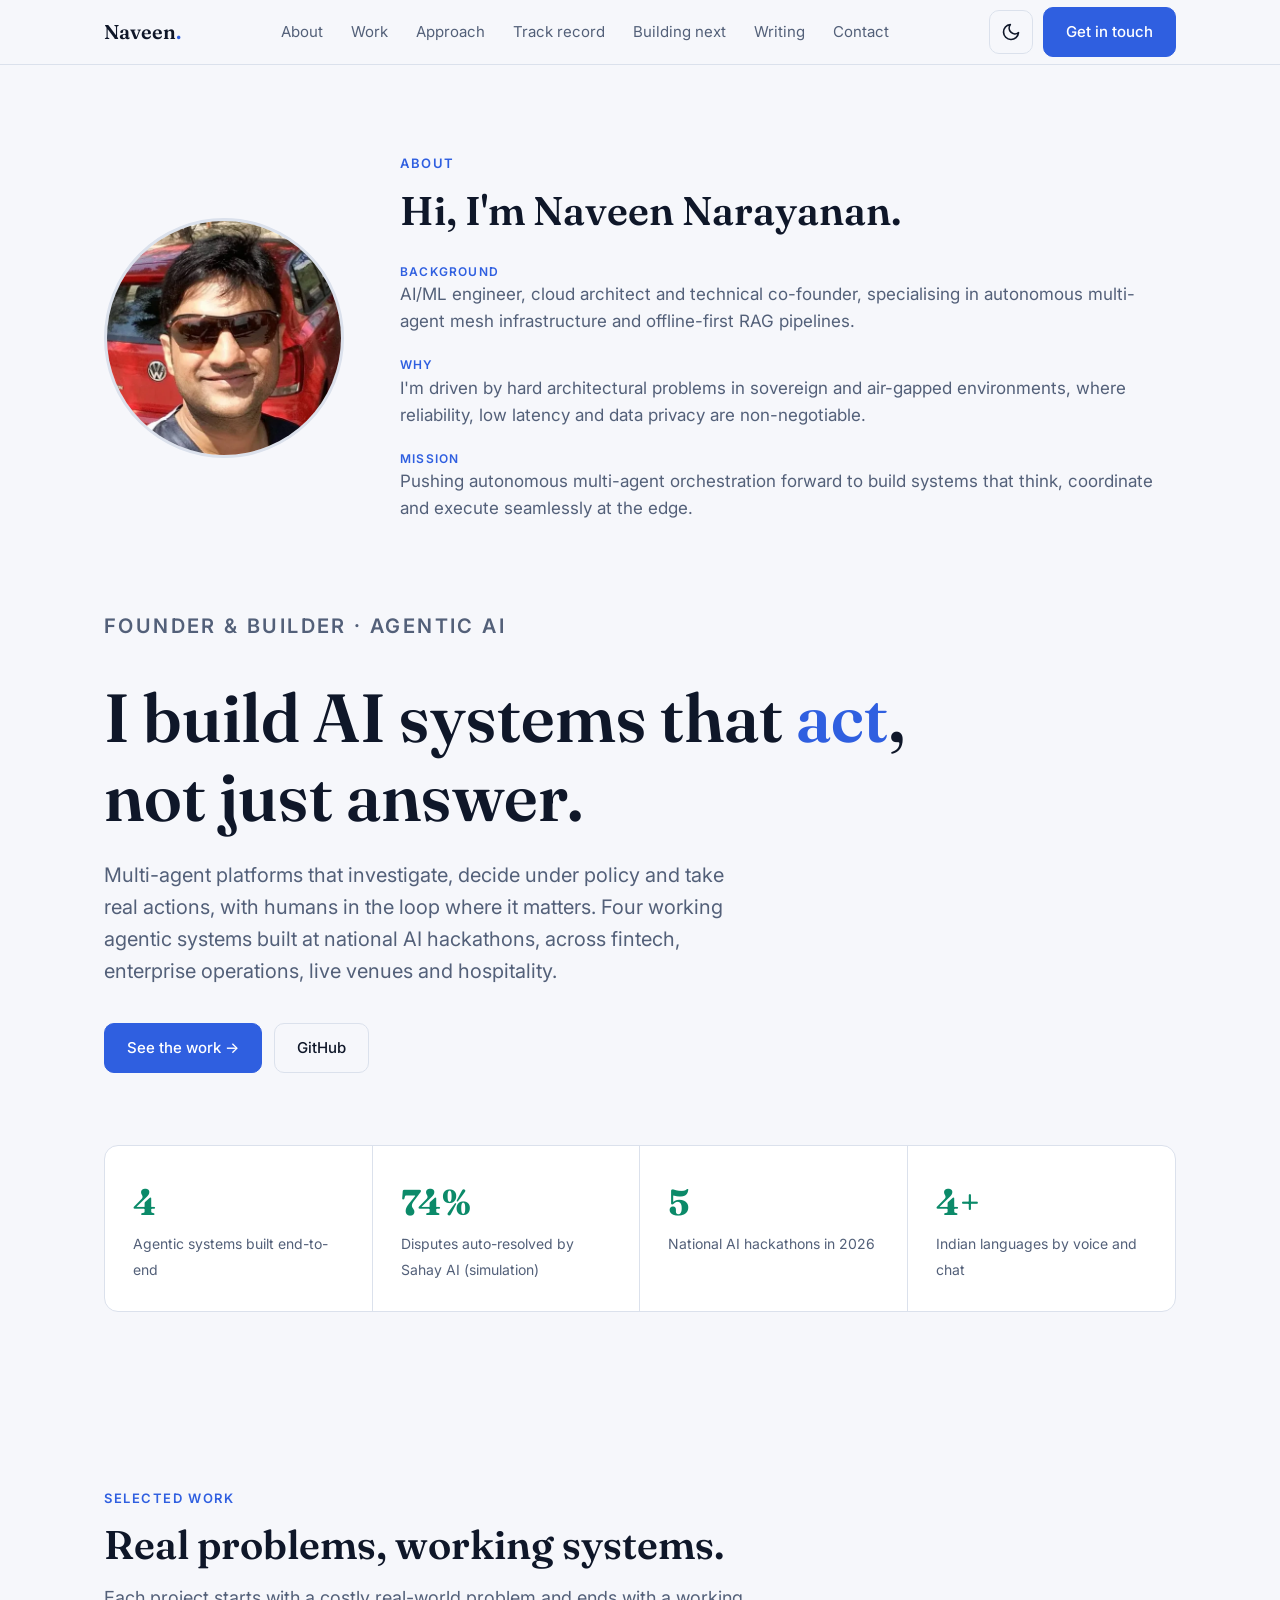
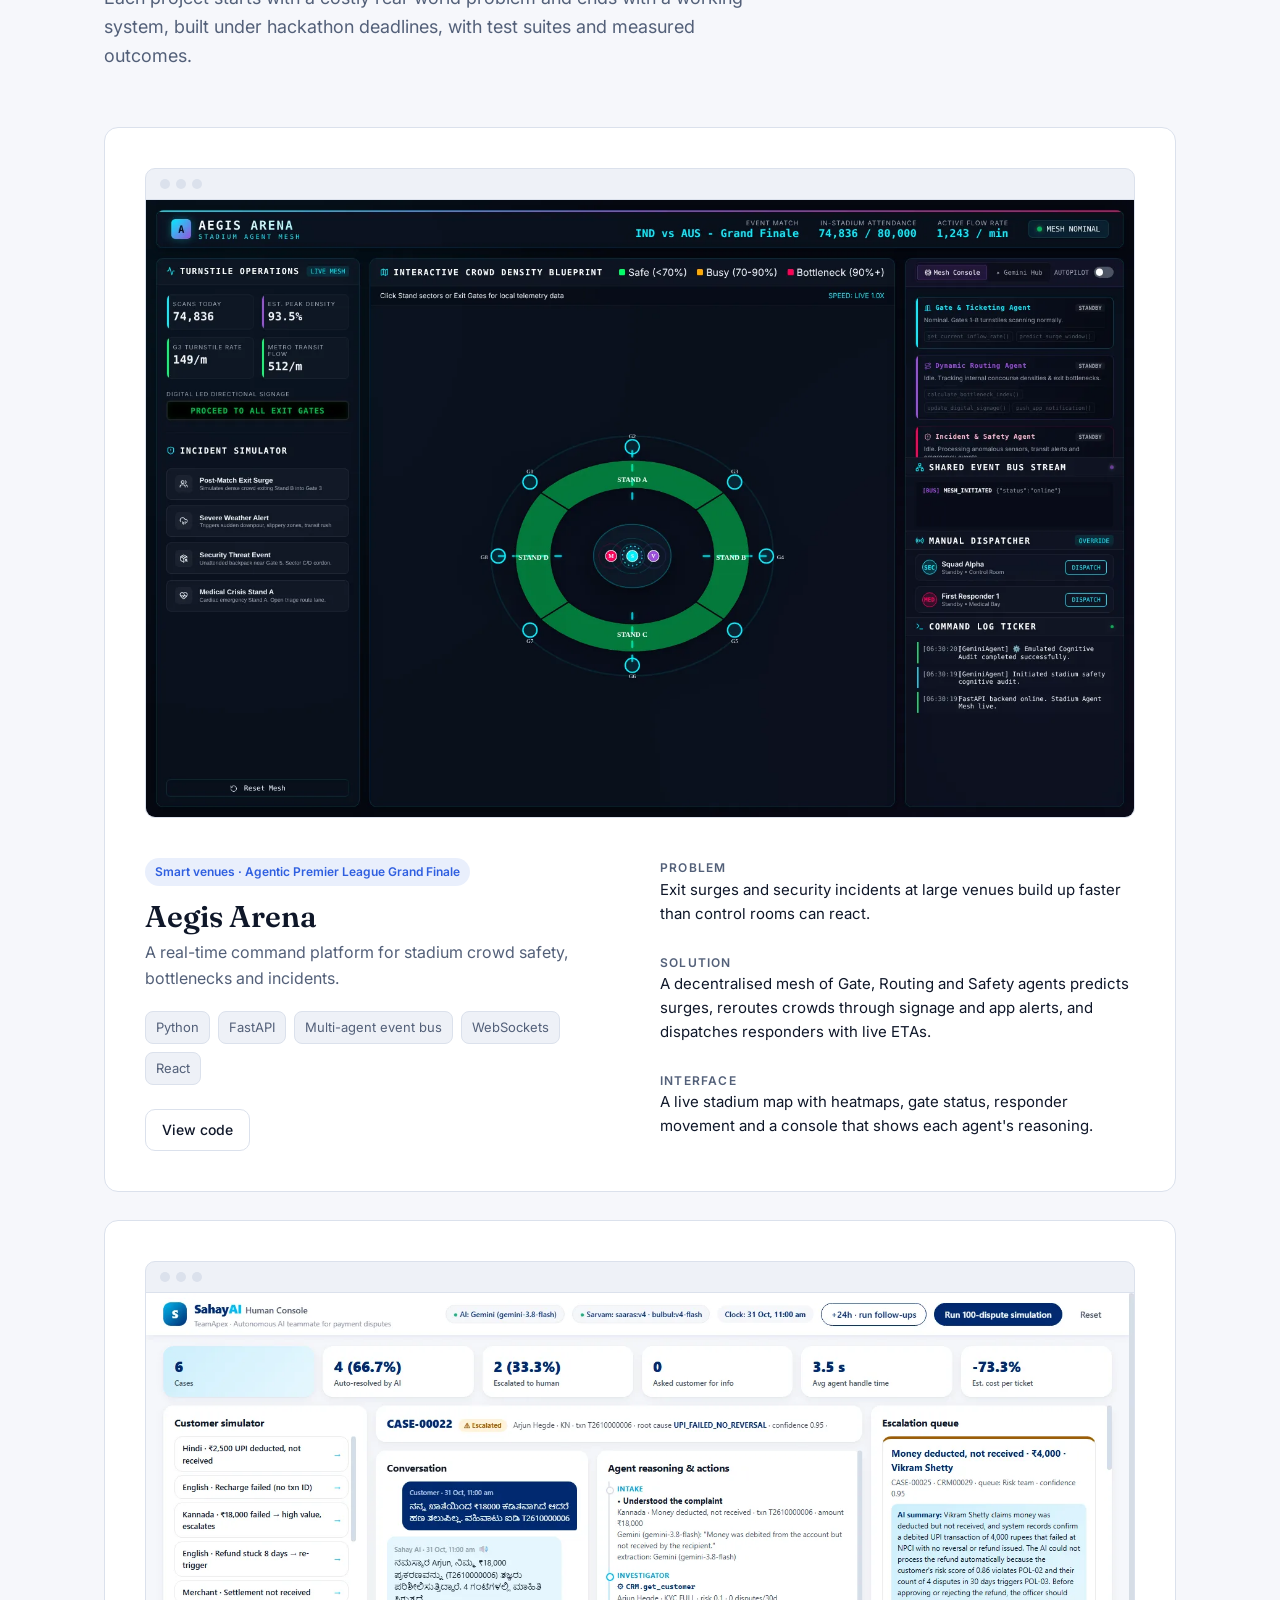
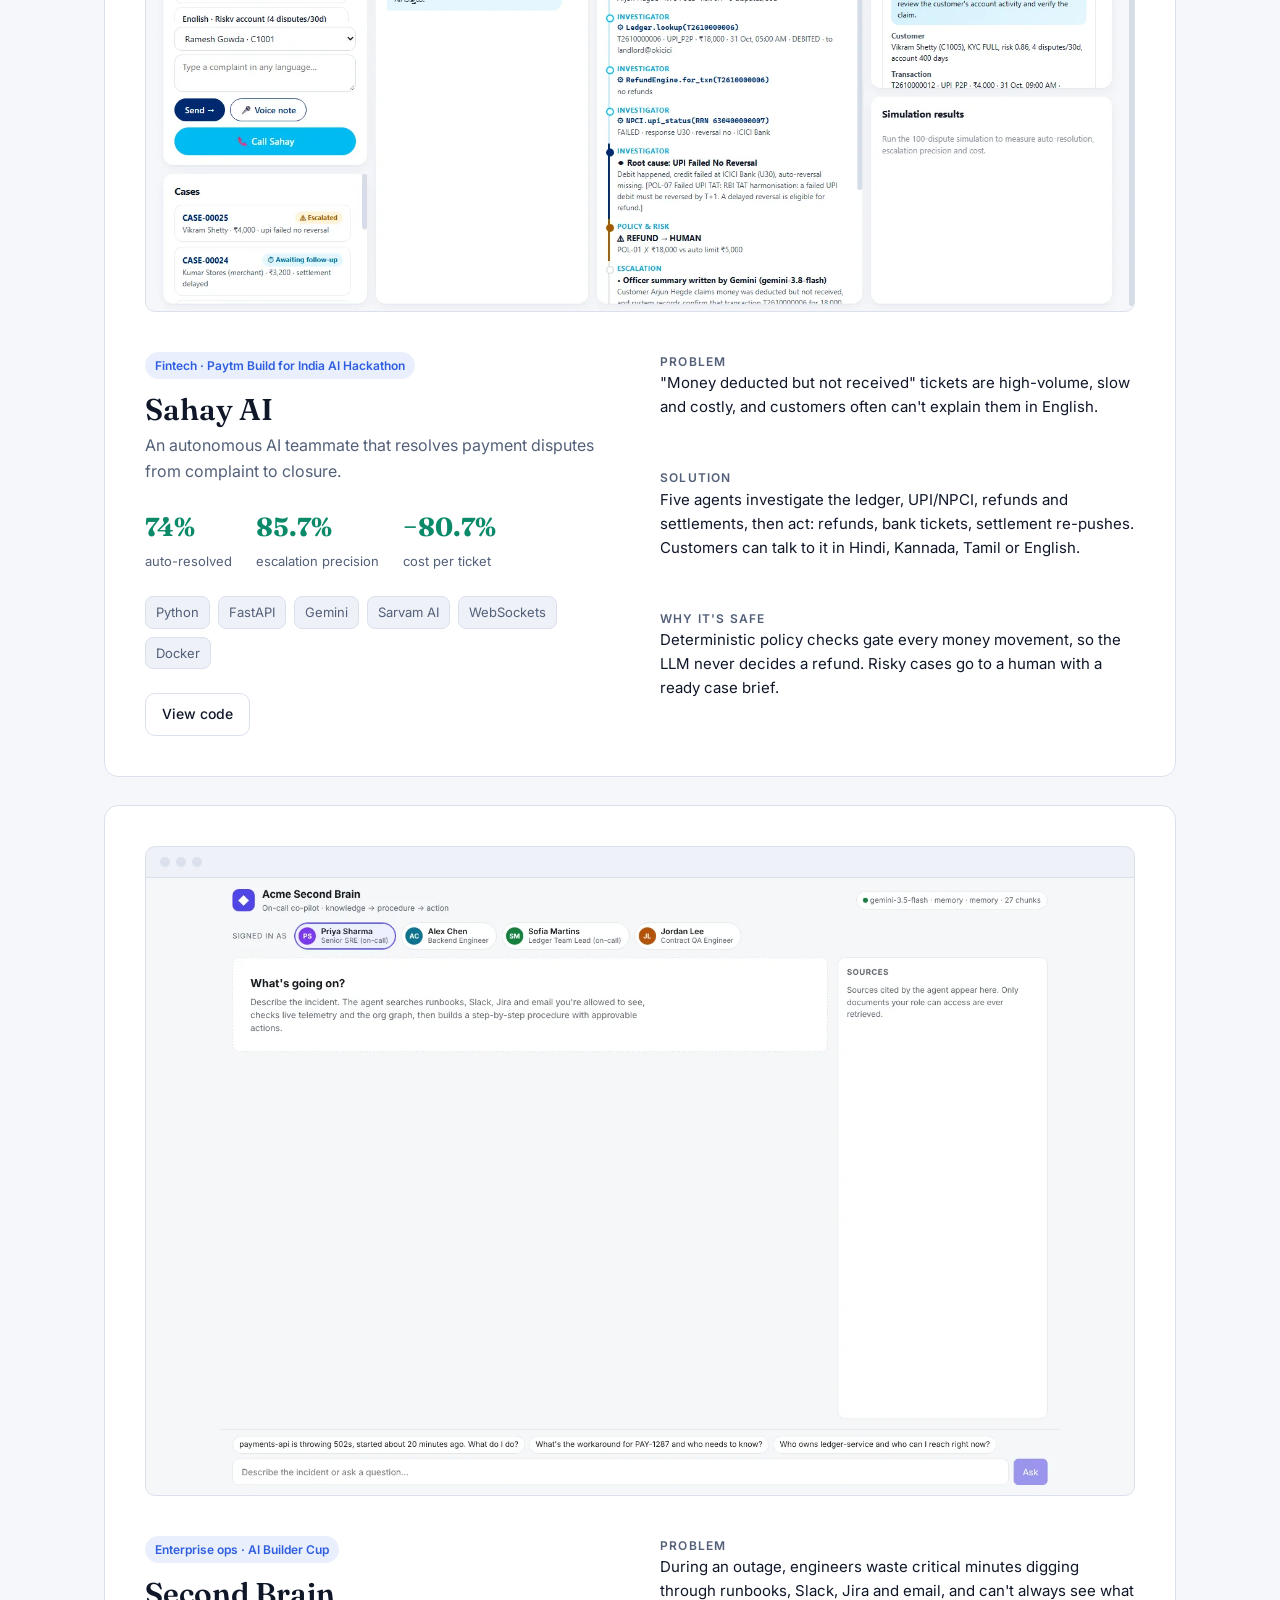
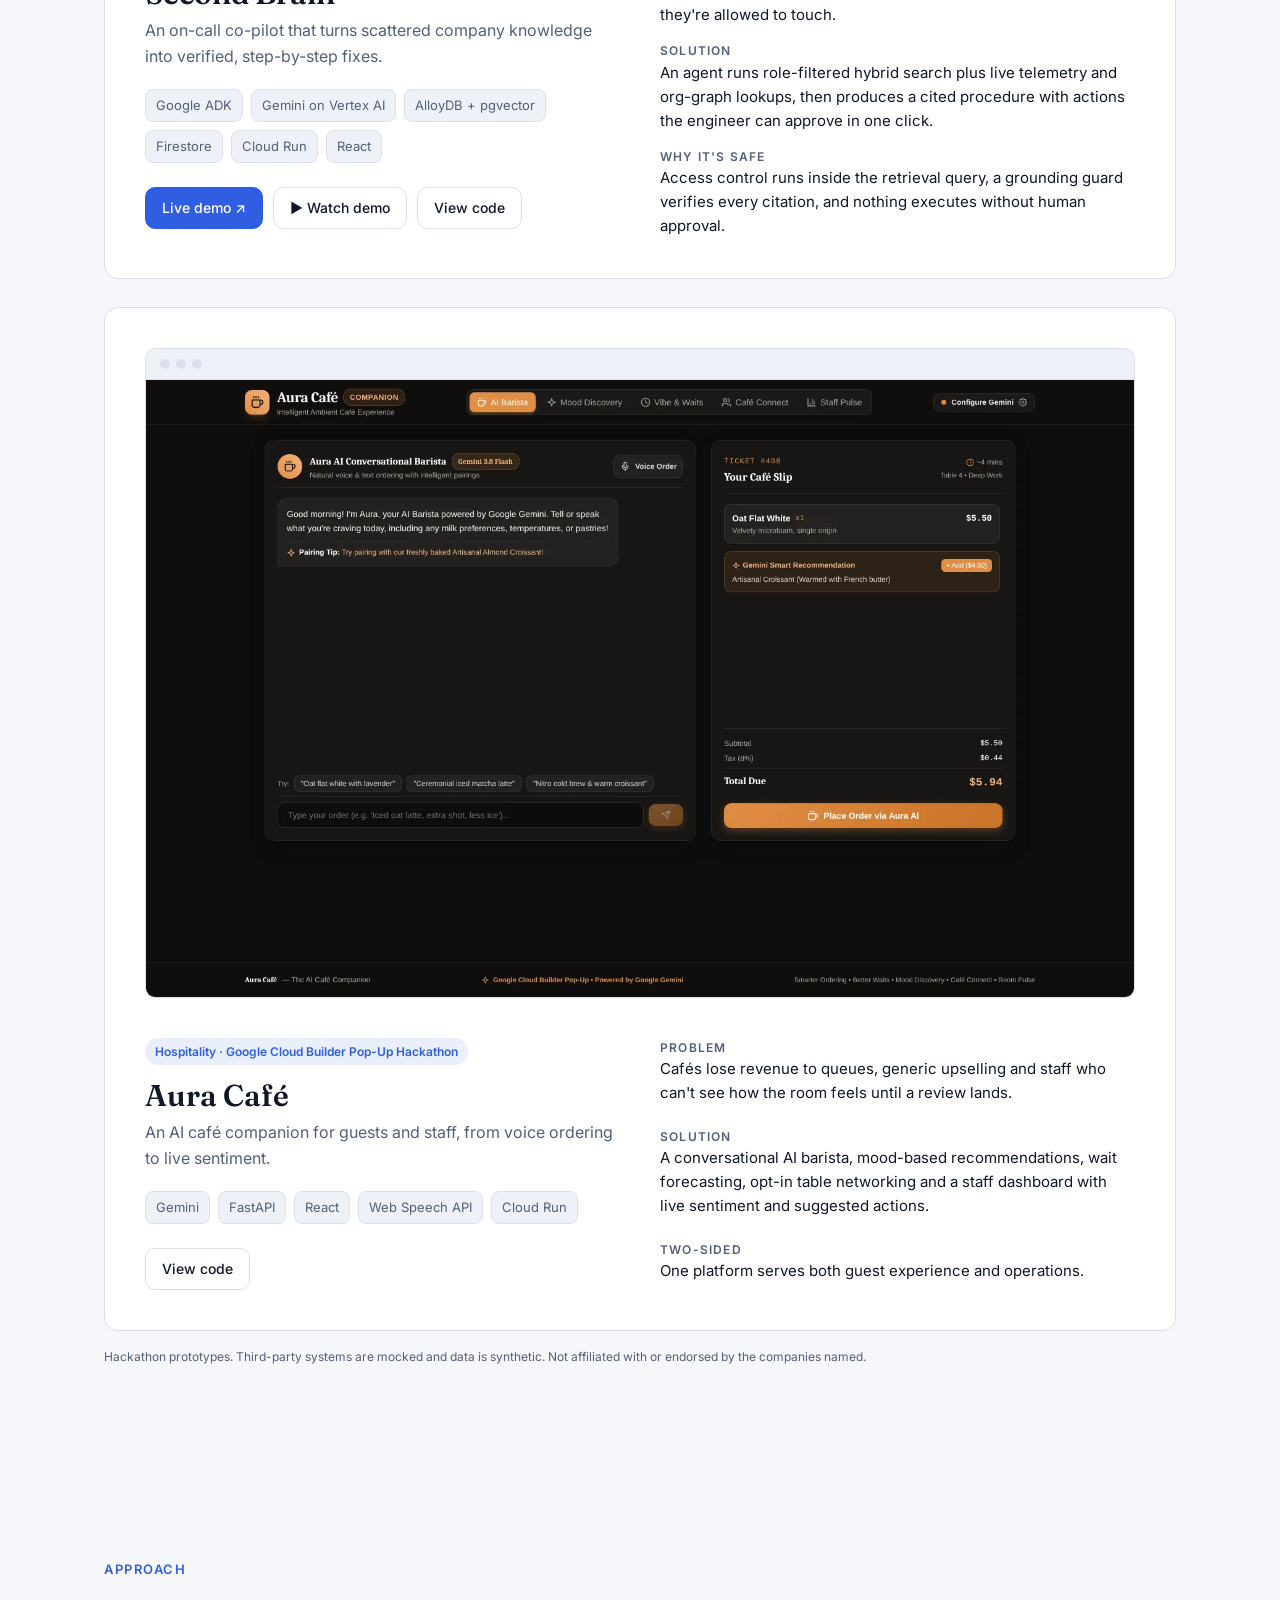
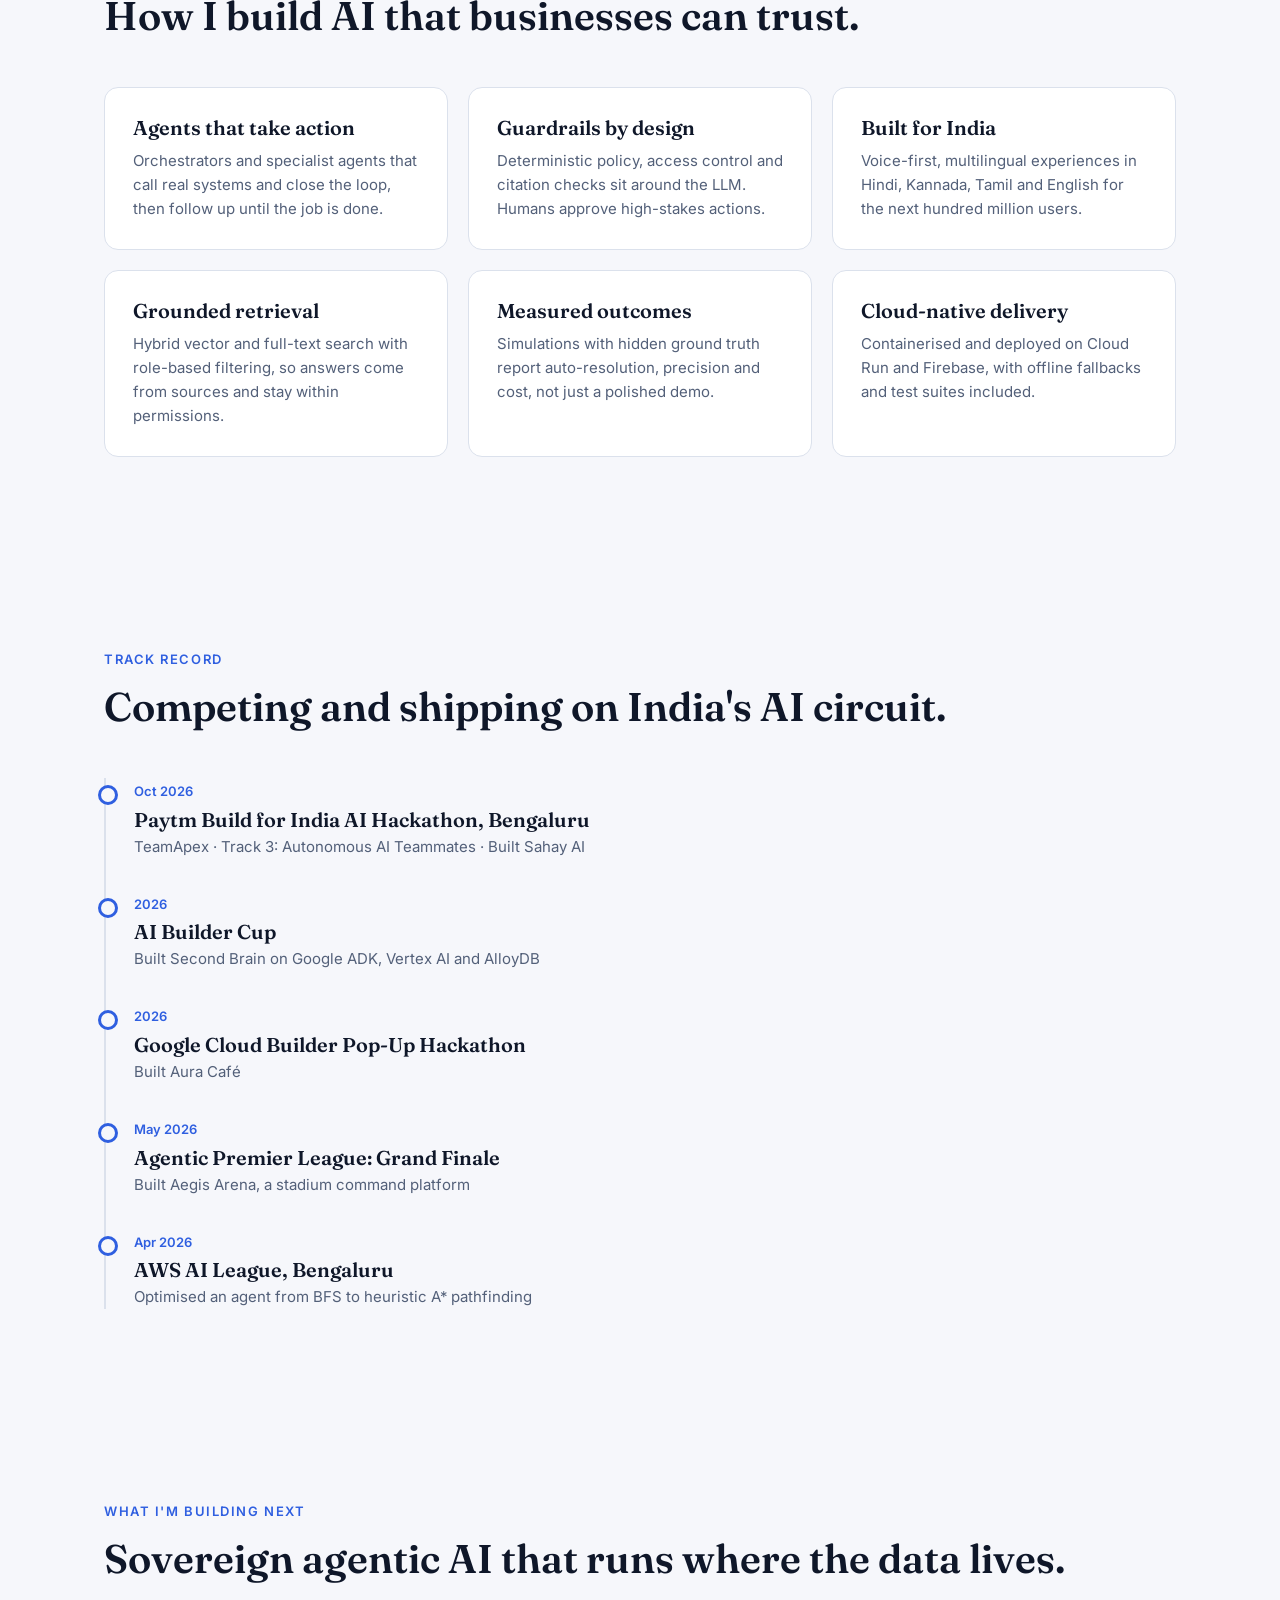
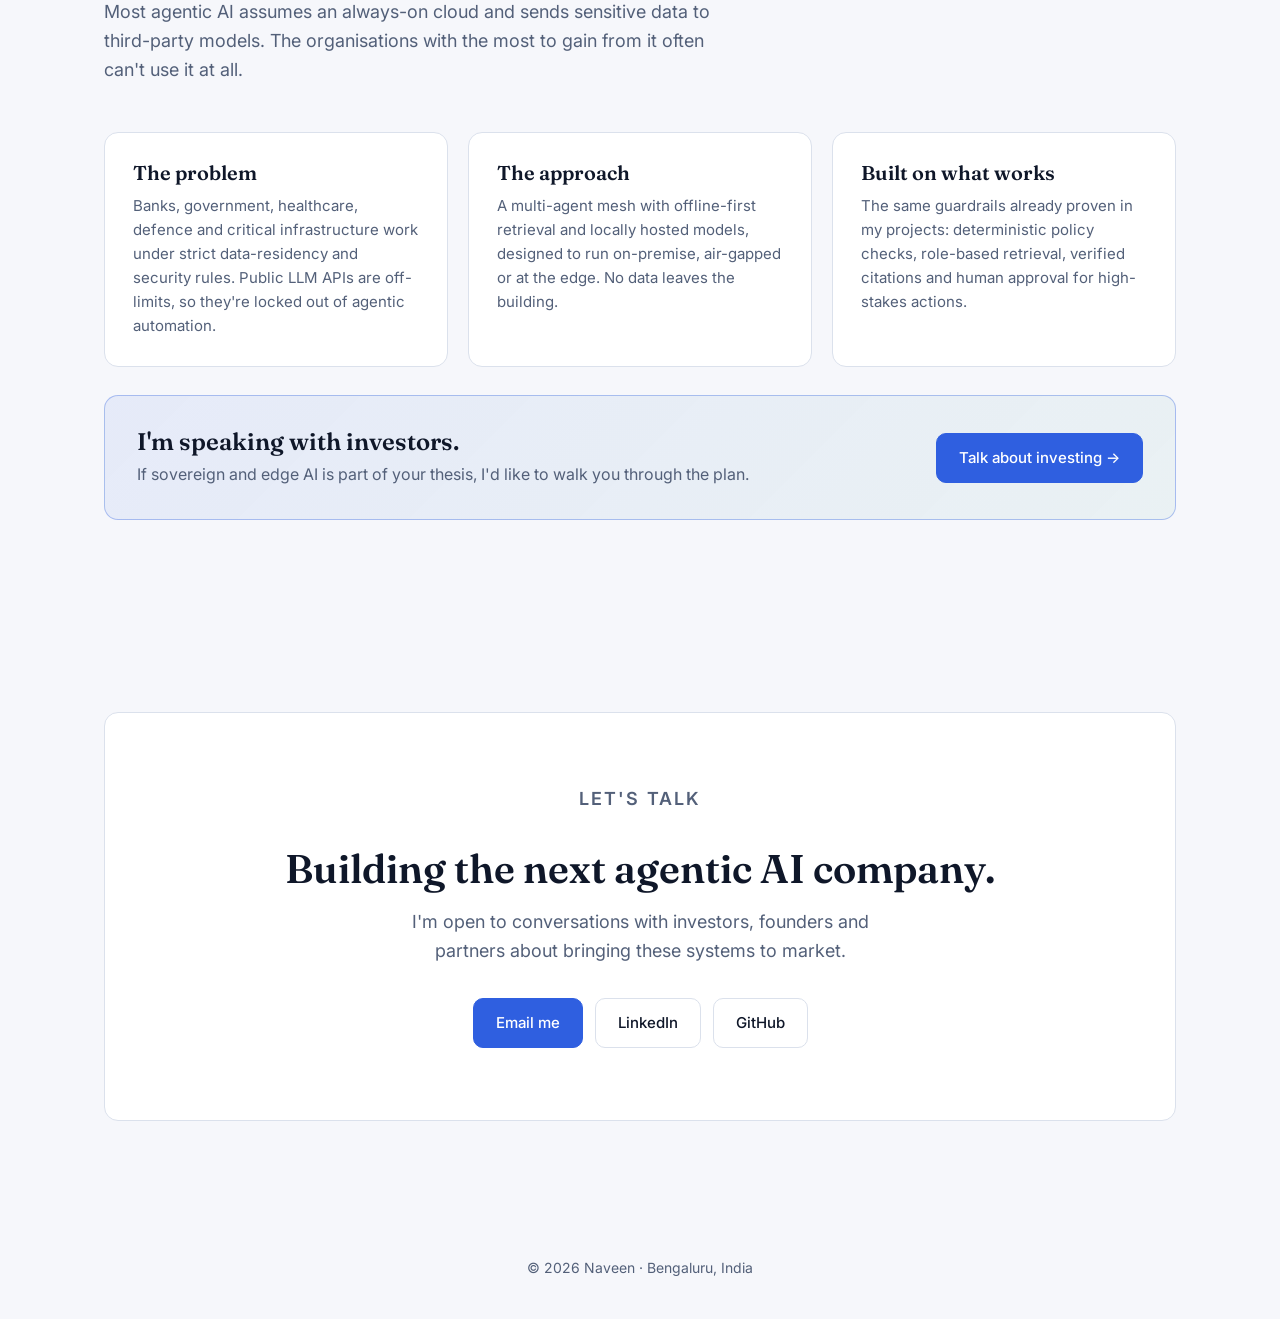
<file: index.html>
<!DOCTYPE html>
<html lang="en">
<head>
  <meta charset="UTF-8" />
  <meta name="viewport" content="width=device-width, initial-scale=1.0" />
  <script>(function(){var t;try{t=localStorage.getItem("theme")}catch(e){}if(t!=="light"&&t!=="dark")t=matchMedia("(prefers-color-scheme: light)").matches?"light":"dark";document.documentElement.setAttribute("data-theme",t)})();</script>

  <!-- SEO + social preview -->
  <title>Naveen Narayanan — Agentic AI Builder</title>
  <meta name="description" content="Naveen Narayanan builds agentic AI systems: multi-agent orchestration, grounded retrieval, and voice AI for Indian languages." />
  <meta property="og:title" content="Naveen Narayanan — Agentic AI Builder" />
  <meta property="og:description" content="Multi-agent systems that act, not just answer. Four working agentic systems across fintech, enterprise ops, smart venues and hospitality." />
  <meta property="og:type" content="website" />
  <meta property="og:url" content="https://naveenamai.dev/" />
  <meta property="og:image" content="https://naveenamai.dev/images/og-card.jpg" />
  <meta property="og:image:width" content="1200" />
  <meta property="og:image:height" content="630" />
  <meta property="og:image:alt" content="Sahay AI console resolving a payment dispute with agent reasoning and policy checks" />
  <meta name="twitter:card" content="summary_large_image" />
  <link rel="canonical" href="https://naveenamai.dev/" />
  <link rel="icon" href="favicon.svg" type="image/svg+xml" />

  <!-- Fonts: Inter for body, Fraunces for headings (serif = credible, investor-friendly) -->
  <link rel="preconnect" href="https://fonts.googleapis.com" />
  <link rel="preconnect" href="https://fonts.gstatic.com" crossorigin />
  <link href="https://fonts.googleapis.com/css2?family=Fraunces:opsz,wght@9..144,500;9..144,600&family=Inter:wght@400;500;600&display=swap" rel="stylesheet" />

  <link rel="stylesheet" href="css/site.css" />
</head>
<body>

  <!-- ===================== NAV ===================== -->
  <nav>
    <div class="container">
      <a href="#" class="logo">Naveen<span>.</span></a>
      <div class="nav-links" id="nav-links">
        <a href="#about">About</a>
        <a href="#work">Work</a>
        <a href="#approach">Approach</a>
        <a href="#track-record">Track record</a>
        <a href="#next">Building next</a>
        <a href="blog/index.html">Writing</a>
        <a href="#contact">Contact</a>
      </div>
      <div class="nav-right">
        <button class="theme-btn" aria-label="Switch to light theme" title="Toggle dark/light theme"><svg class="sun" viewBox="0 0 24 24" fill="none" stroke="currentColor" stroke-width="2" stroke-linecap="round" aria-hidden="true"><circle cx="12" cy="12" r="4"/><path d="M12 2v2M12 20v2M4.9 4.9l1.4 1.4M17.7 17.7l1.4 1.4M2 12h2M20 12h2M4.9 19.1l1.4-1.4M17.7 6.3l1.4-1.4"/></svg><svg class="moon" viewBox="0 0 24 24" fill="none" stroke="currentColor" stroke-width="2" stroke-linecap="round" stroke-linejoin="round" aria-hidden="true"><path d="M21 12.8A9 9 0 1 1 11.2 3a7 7 0 0 0 9.8 9.8z"/></svg></button>
        <a href="#contact" class="btn btn-primary">Get in touch</a>
        <button class="menu-btn" aria-label="Open menu" aria-expanded="false" aria-controls="nav-links">☰</button>
      </div>
    </div>
  </nav>
  <script src="js/site.js"></script>

  <!-- ===================== ABOUT ===================== -->
  <section id="about">
    <div class="container about">
      <img src="images/naveen.webp" alt="Naveen Narayanan" width="480" height="480" />
      <div>
        <p class="eyebrow">About</p>
        <h2 class="section-title">Hi, I'm Naveen Narayanan.</h2>
        <dl>
          <div><dt>Background</dt><dd>AI/ML engineer, cloud architect and technical co-founder, specialising in autonomous multi-agent mesh infrastructure and offline-first RAG pipelines.</dd></div>
          <div><dt>Why</dt><dd>I'm driven by hard architectural problems in sovereign and air-gapped environments, where reliability, low latency and data privacy are non-negotiable.</dd></div>
          <div><dt>Mission</dt><dd>Pushing autonomous multi-agent orchestration forward to build systems that think, coordinate and execute seamlessly at the edge.</dd></div>
        </dl>
      </div>
    </div>
  </section>

  <!-- ===================== HERO ===================== -->
  <header class="hero">
    <div class="container">
      <p class="eyebrow">Founder &amp; Builder · Agentic AI</p>
      <h1>I build AI systems that <em>act</em>, not just answer.</h1>
      <p>
        Multi-agent platforms that investigate, decide under policy and take real actions,
        with humans in the loop where it matters. Four working agentic systems built at
        national AI hackathons, across fintech, enterprise operations, live venues and hospitality.
      </p>
      <div class="hero-cta">
        <a href="#work" class="btn btn-primary">See the work →</a>
        <a href="https://github.com/naveenam-dev" target="_blank" rel="noopener" class="btn btn-ghost">GitHub</a>
      </div>

      <!-- Headline numbers: keep only claims you can back up -->
      <div class="metrics">
        <div class="metric"><strong>4</strong><span>Agentic systems built end-to-end</span></div>
        <div class="metric"><strong>74%</strong><span>Disputes auto-resolved by Sahay AI (simulation)</span></div>
        <div class="metric"><strong>5</strong><span>National AI hackathons in 2026</span></div>
        <div class="metric"><strong>4+</strong><span>Indian languages by voice and chat</span></div>
      </div>
    </div>
  </header>

  <!-- ===================== WORK ===================== -->
  <section id="work">
    <div class="container">
      <p class="eyebrow">Selected work</p>
      <h2 class="section-title">Real problems, working systems.</h2>
      <p class="section-lead">
        Each project starts with a costly real-world problem and ends with a working system,
        built under hackathon deadlines, with test suites and measured outcomes.
      </p>

      <div class="projects">

        <!-- PROJECT: Aegis Arena -->
        <article class="project">
          <figure class="shot">
            <div class="bar"><i></i><i></i><i></i></div>
            <img src="images/aegis.webp" alt="Aegis Arena stadium command dashboard with crowd density map and agent console" loading="lazy" width="1600" height="1000" />
          </figure>
          <div>
            <span class="tag">Smart venues · Agentic Premier League Grand Finale</span>
            <h3>Aegis Arena</h3>
            <p class="sub">A real-time command platform for stadium crowd safety, bottlenecks and incidents.</p>
            <div class="stack">
              <span>Python</span><span>FastAPI</span><span>Multi-agent event bus</span><span>WebSockets</span><span>React</span>
            </div>
            <div class="links">
              <a class="btn btn-ghost" href="https://github.com/naveenam-dev/google-apl-grand-finale" target="_blank" rel="noopener">View code</a>
            </div>
          </div>
          <dl>
            <div><dt>Problem</dt><dd>Exit surges and security incidents at large venues build up faster than control rooms can react.</dd></div>
            <div><dt>Solution</dt><dd>A decentralised mesh of Gate, Routing and Safety agents predicts surges, reroutes crowds through signage and app alerts, and dispatches responders with live ETAs.</dd></div>
            <div><dt>Interface</dt><dd>A live stadium map with heatmaps, gate status, responder movement and a console that shows each agent's reasoning.</dd></div>
          </dl>
        </article>

        <!-- PROJECT: Sahay AI -->
        <article class="project">
          <figure class="shot">
            <div class="bar"><i></i><i></i><i></i></div>
            <img src="images/sahay.webp" alt="Sahay AI human console showing a dispute case, agent reasoning and policy checks" loading="lazy" width="1600" height="1000" />
          </figure>
          <div>
            <span class="tag">Fintech · Paytm Build for India AI Hackathon</span>
            <h3>Sahay AI</h3>
            <p class="sub">An autonomous AI teammate that resolves payment disputes from complaint to closure.</p>
            <div class="kpis">
              <div><strong>74%</strong><span>auto-resolved</span></div>
              <div><strong>85.7%</strong><span>escalation precision</span></div>
              <div><strong>−80.7%</strong><span>cost per ticket</span></div>
            </div>
            <div class="stack">
              <span>Python</span><span>FastAPI</span><span>Gemini</span><span>Sarvam AI</span><span>WebSockets</span><span>Docker</span>
            </div>
            <div class="links">
              <a class="btn btn-ghost" href="https://github.com/naveenam-dev/PayTMSarvam" target="_blank" rel="noopener">View code</a>
            </div>
          </div>
          <dl>
            <div><dt>Problem</dt><dd>"Money deducted but not received" tickets are high-volume, slow and costly, and customers often can't explain them in English.</dd></div>
            <div><dt>Solution</dt><dd>Five agents investigate the ledger, UPI/NPCI, refunds and settlements, then act: refunds, bank tickets, settlement re-pushes. Customers can talk to it in Hindi, Kannada, Tamil or English.</dd></div>
            <div><dt>Why it's safe</dt><dd>Deterministic policy checks gate every money movement, so the LLM never decides a refund. Risky cases go to a human with a ready case brief.</dd></div>
          </dl>
        </article>

        <!-- PROJECT 2: Acme Second Brain -->
        <article class="project">
          <figure class="shot">
            <div class="bar"><i></i><i></i><i></i></div>
            <img src="images/second-brain.webp" alt="Second Brain on-call co-pilot with role-based personas and cited sources panel" loading="lazy" width="1600" height="1000" />
          </figure>
          <div>
            <span class="tag">Enterprise ops · AI Builder Cup</span>
            <h3>Second Brain</h3>
            <p class="sub">An on-call co-pilot that turns scattered company knowledge into verified, step-by-step fixes.</p>
            <div class="stack">
              <span>Google ADK</span><span>Gemini on Vertex AI</span><span>AlloyDB + pgvector</span><span>Firestore</span><span>Cloud Run</span><span>React</span>
            </div>
            <div class="links">
              <a class="btn btn-primary" href="https://aibuildercupprj.web.app" target="_blank" rel="noopener">Live demo ↗</a>
              <a class="btn btn-ghost" href="https://drive.google.com/file/d/1eXgTE6LdSWAHswGbyXVkkp-jz3Kdb57J/view" target="_blank" rel="noopener">▶ Watch demo</a>
              <a class="btn btn-ghost" href="https://github.com/naveenam-dev/AIBuilderCupRepo" target="_blank" rel="noopener">View code</a>
            </div>
          </div>
          <dl>
            <div><dt>Problem</dt><dd>During an outage, engineers waste critical minutes digging through runbooks, Slack, Jira and email, and can't always see what they're allowed to touch.</dd></div>
            <div><dt>Solution</dt><dd>An agent runs role-filtered hybrid search plus live telemetry and org-graph lookups, then produces a cited procedure with actions the engineer can approve in one click.</dd></div>
            <div><dt>Why it's safe</dt><dd>Access control runs inside the retrieval query, a grounding guard verifies every citation, and nothing executes without human approval.</dd></div>
          </dl>
        </article>

        <!-- PROJECT 4: Aura Café -->
        <article class="project">
          <figure class="shot">
            <div class="bar"><i></i><i></i><i></i></div>
            <img src="images/aura.webp" alt="Aura Café AI barista chat and live order ticket" loading="lazy" width="1600" height="1000" />
          </figure>
          <div>
            <span class="tag">Hospitality · Google Cloud Builder Pop-Up Hackathon</span>
            <h3>Aura Café</h3>
            <p class="sub">An AI café companion for guests and staff, from voice ordering to live sentiment.</p>
            <div class="stack">
              <span>Gemini</span><span>FastAPI</span><span>React</span><span>Web Speech API</span><span>Cloud Run</span>
            </div>
            <div class="links">
              <a class="btn btn-ghost" href="https://github.com/naveenam-dev/CafeBuilderPopup" target="_blank" rel="noopener">View code</a>
            </div>
          </div>
          <dl>
            <div><dt>Problem</dt><dd>Cafés lose revenue to queues, generic upselling and staff who can't see how the room feels until a review lands.</dd></div>
            <div><dt>Solution</dt><dd>A conversational AI barista, mood-based recommendations, wait forecasting, opt-in table networking and a staff dashboard with live sentiment and suggested actions.</dd></div>
            <div><dt>Two-sided</dt><dd>One platform serves both guest experience and operations.</dd></div>
          </dl>
        </article>

      </div>
      <p class="note">Hackathon prototypes. Third-party systems are mocked and data is synthetic. Not affiliated with or endorsed by the companies named.</p>
    </div>
  </section>

  <!-- ===================== APPROACH ===================== -->
  <section id="approach">
    <div class="container">
      <p class="eyebrow">Approach</p>
      <h2 class="section-title">How I build AI that businesses can trust.</h2>
      <div class="caps">
        <div class="cap">
          <h3>Agents that take action</h3>
          <p>Orchestrators and specialist agents that call real systems and close the loop, then follow up until the job is done.</p>
        </div>
        <div class="cap">
          <h3>Guardrails by design</h3>
          <p>Deterministic policy, access control and citation checks sit around the LLM. Humans approve high-stakes actions.</p>
        </div>
        <div class="cap">
          <h3>Built for India</h3>
          <p>Voice-first, multilingual experiences in Hindi, Kannada, Tamil and English for the next hundred million users.</p>
        </div>
        <div class="cap">
          <h3>Grounded retrieval</h3>
          <p>Hybrid vector and full-text search with role-based filtering, so answers come from sources and stay within permissions.</p>
        </div>
        <div class="cap">
          <h3>Measured outcomes</h3>
          <p>Simulations with hidden ground truth report auto-resolution, precision and cost, not just a polished demo.</p>
        </div>
        <div class="cap">
          <h3>Cloud-native delivery</h3>
          <p>Containerised and deployed on Cloud Run and Firebase, with offline fallbacks and test suites included.</p>
        </div>
      </div>
    </div>
  </section>

  <!-- ===================== TRACK RECORD ===================== -->
  <!-- Add dates and placements you can verify. Newest first. -->
  <section id="track-record">
    <div class="container">
      <p class="eyebrow">Track record</p>
      <h2 class="section-title">Competing and shipping on India's AI circuit.</h2>
      <div class="timeline">
        <div class="t-item">
          <time>Oct 2026</time>
          <h3>Paytm Build for India AI Hackathon, Bengaluru</h3>
          <p>TeamApex · Track 3: Autonomous AI Teammates · Built Sahay AI</p>
        </div>
        <div class="t-item">
          <time>2026</time>
          <h3>AI Builder Cup</h3>
          <p>Built Second Brain on Google ADK, Vertex AI and AlloyDB</p>
        </div>
        <div class="t-item">
          <time>2026</time>
          <h3>Google Cloud Builder Pop-Up Hackathon</h3>
          <p>Built Aura Café</p>
        </div>
        <div class="t-item">
          <time>May 2026</time>
          <h3>Agentic Premier League: Grand Finale</h3>
          <p>Built Aegis Arena, a stadium command platform</p>
        </div>
        <div class="t-item">
          <time>Apr 2026</time>
          <h3>AWS AI League, Bengaluru</h3>
          <p>Optimised an agent from BFS to heuristic A* pathfinding</p>
        </div>
      </div>
    </div>
  </section>

  <!-- ===================== BUILDING NEXT ===================== -->
  <!-- Review this copy: replace anything that doesn't match your plan. -->
  <section id="next">
    <div class="container">
      <p class="eyebrow">What I'm building next</p>
      <h2 class="section-title">Sovereign agentic AI that runs where the data lives.</h2>
      <p class="section-lead">
        Most agentic AI assumes an always-on cloud and sends sensitive data to third-party models.
        The organisations with the most to gain from it often can't use it at all.
      </p>
      <div class="caps">
        <div class="cap">
          <h3>The problem</h3>
          <p>Banks, government, healthcare, defence and critical infrastructure work under strict data-residency and security rules. Public LLM APIs are off-limits, so they're locked out of agentic automation.</p>
        </div>
        <div class="cap">
          <h3>The approach</h3>
          <p>A multi-agent mesh with offline-first retrieval and locally hosted models, designed to run on-premise, air-gapped or at the edge. No data leaves the building.</p>
        </div>
        <div class="cap">
          <h3>Built on what works</h3>
          <p>The same guardrails already proven in my projects: deterministic policy checks, role-based retrieval, verified citations and human approval for high-stakes actions.</p>
        </div>
      </div>
      <div class="ask">
        <div>
          <h3>I'm speaking with investors.</h3>
          <p>If sovereign and edge AI is part of your thesis, I'd like to walk you through the plan.</p>
        </div>
        <a href="mailto:naveennaray@gmail.com?subject=Investing%20in%20sovereign%20agentic%20AI" class="btn btn-primary">Talk about investing →</a>
      </div>
    </div>
  </section>

  <!-- ===================== CONTACT ===================== -->
  <section id="contact">
    <div class="container">
      <div class="contact">
        <p class="eyebrow">Let's talk</p>
        <h2 class="section-title">Building the next agentic AI company.</h2>
        <p>I'm open to conversations with investors, founders and partners about bringing these systems to market.</p>
        <div class="hero-cta">
          <a href="mailto:naveennaray@gmail.com" class="btn btn-primary">Email me</a>
          <a href="https://www.linkedin.com/in/naveen-narayanan-b6930ab/" target="_blank" rel="noopener" class="btn btn-ghost">LinkedIn</a>
          <a href="https://github.com/naveenam-dev" target="_blank" rel="noopener" class="btn btn-ghost">GitHub</a>
        </div>
      </div>
    </div>
  </section>

  <footer>
    <div class="container">© 2026 Naveen · Bengaluru, India</div>
  </footer>

</body>
</html>
</file>
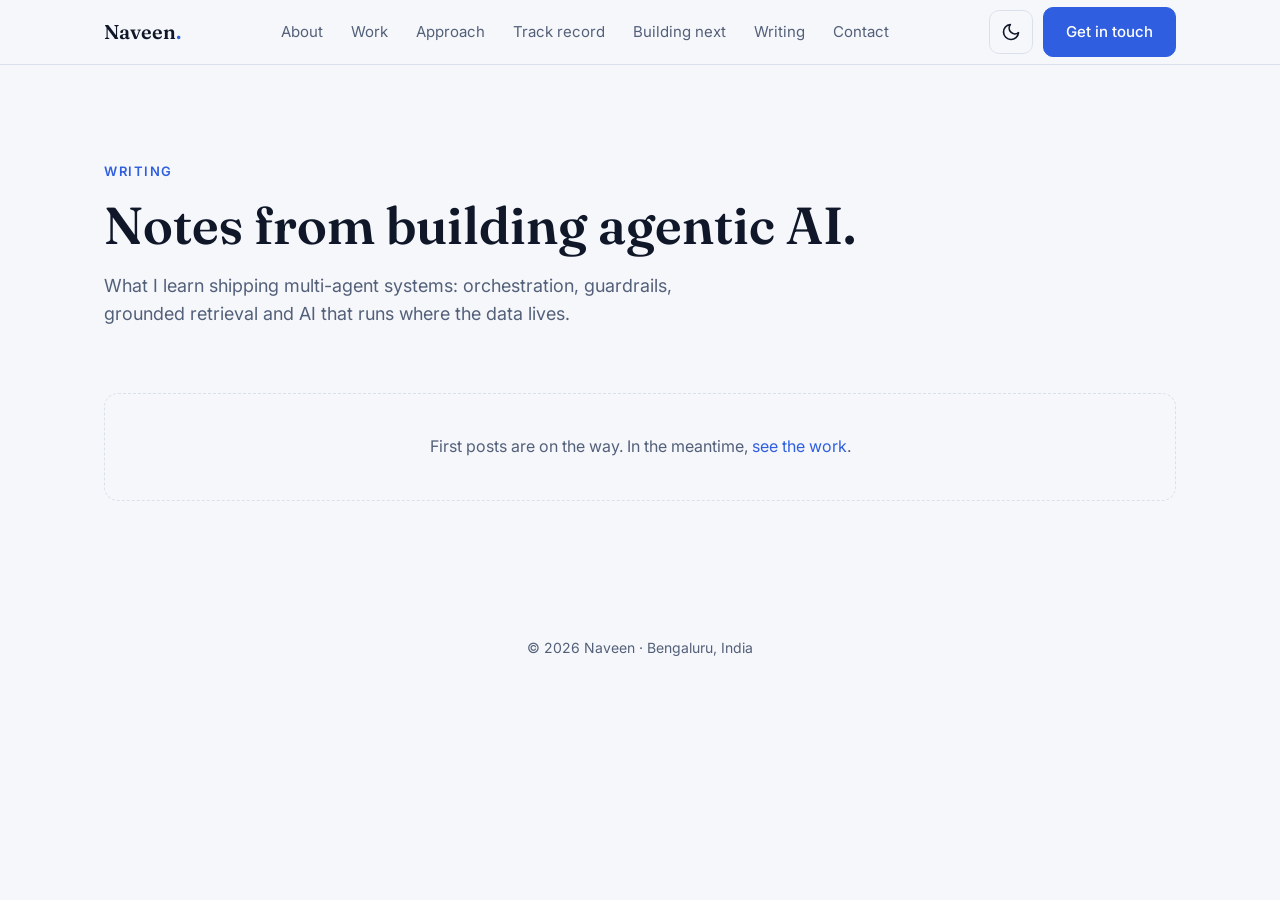
<file: blog/index.html>
<!DOCTYPE html>
<html lang="en">
<head>
  <meta charset="UTF-8" />
  <meta name="viewport" content="width=device-width, initial-scale=1.0" />
  <script>(function(){var t;try{t=localStorage.getItem("theme")}catch(e){}if(t!=="light"&&t!=="dark")t=matchMedia("(prefers-color-scheme: light)").matches?"light":"dark";document.documentElement.setAttribute("data-theme",t)})();</script>
  <title>Writing — Naveen Narayanan</title>
  <meta name="description" content="Notes from building agentic AI systems: multi-agent orchestration, guardrails, grounded retrieval and sovereign AI." />
  <meta property="og:title" content="Writing — Naveen Narayanan" />
  <meta property="og:description" content="Notes from building agentic AI systems." />
  <meta property="og:type" content="website" />
  <meta property="og:url" content="https://naveenamai.dev/blog/" />
  <meta property="og:image" content="https://naveenamai.dev/images/og-card.jpg" />
  <meta name="twitter:card" content="summary_large_image" />
  <link rel="canonical" href="https://naveenamai.dev/blog/" />
  <link rel="icon" href="../favicon.svg" type="image/svg+xml" />
  <link rel="preconnect" href="https://fonts.googleapis.com" />
  <link rel="preconnect" href="https://fonts.gstatic.com" crossorigin />
  <link href="https://fonts.googleapis.com/css2?family=Fraunces:opsz,wght@9..144,500;9..144,600&family=Inter:wght@400;500;600&display=swap" rel="stylesheet" />
  <link rel="stylesheet" href="../css/site.css" />
</head>
<body>

  <nav>
    <div class="container">
      <a href="../index.html" class="logo">Naveen<span>.</span></a>
      <div class="nav-links" id="nav-links">
        <a href="../index.html#about">About</a>
        <a href="../index.html#work">Work</a>
        <a href="../index.html#approach">Approach</a>
        <a href="../index.html#track-record">Track record</a>
        <a href="../index.html#next">Building next</a>
        <a href="index.html">Writing</a>
        <a href="../index.html#contact">Contact</a>
      </div>
      <div class="nav-right">
        <button class="theme-btn" aria-label="Switch to light theme" title="Toggle dark/light theme"><svg class="sun" viewBox="0 0 24 24" fill="none" stroke="currentColor" stroke-width="2" stroke-linecap="round" aria-hidden="true"><circle cx="12" cy="12" r="4"/><path d="M12 2v2M12 20v2M4.9 4.9l1.4 1.4M17.7 17.7l1.4 1.4M2 12h2M20 12h2M4.9 19.1l1.4-1.4M17.7 6.3l1.4-1.4"/></svg><svg class="moon" viewBox="0 0 24 24" fill="none" stroke="currentColor" stroke-width="2" stroke-linecap="round" stroke-linejoin="round" aria-hidden="true"><path d="M21 12.8A9 9 0 1 1 11.2 3a7 7 0 0 0 9.8 9.8z"/></svg></button>
        <a href="../index.html#contact" class="btn btn-primary">Get in touch</a>
        <button class="menu-btn" aria-label="Open menu" aria-expanded="false" aria-controls="nav-links">☰</button>
      </div>
    </div>
  </nav>
  <script src="../js/site.js"></script>

  <main class="container">
    <header class="page-head">
      <p class="eyebrow">Writing</p>
      <h1>Notes from building agentic AI.</h1>
      <p class="section-lead">What I learn shipping multi-agent systems: orchestration, guardrails, grounded retrieval and AI that runs where the data lives.</p>
    </header>

    <div class="posts">
      <!--
        ADD A POST:
        1. Copy blog/_post-template.html to blog/your-post-slug.html and write the post.
        2. Paste a card like the one below at the TOP of this list (newest first).
        3. Delete the "empty" placeholder paragraph once the first post is live.

        <a class="post-card" href="your-post-slug.html">
          <time datetime="2026-11-20">20 Nov 2026</time>
          <h2>Post title</h2>
          <p>One or two sentences on what the reader will learn.</p>
        </a>
      -->
      <p class="empty">First posts are on the way. In the meantime, <a href="../index.html#work" style="color: var(--accent)">see the work</a>.</p>
    </div>
  </main>

  <footer>
    <div class="container">© 2026 Naveen · Bengaluru, India</div>
  </footer>

</body>
</html>
</file>
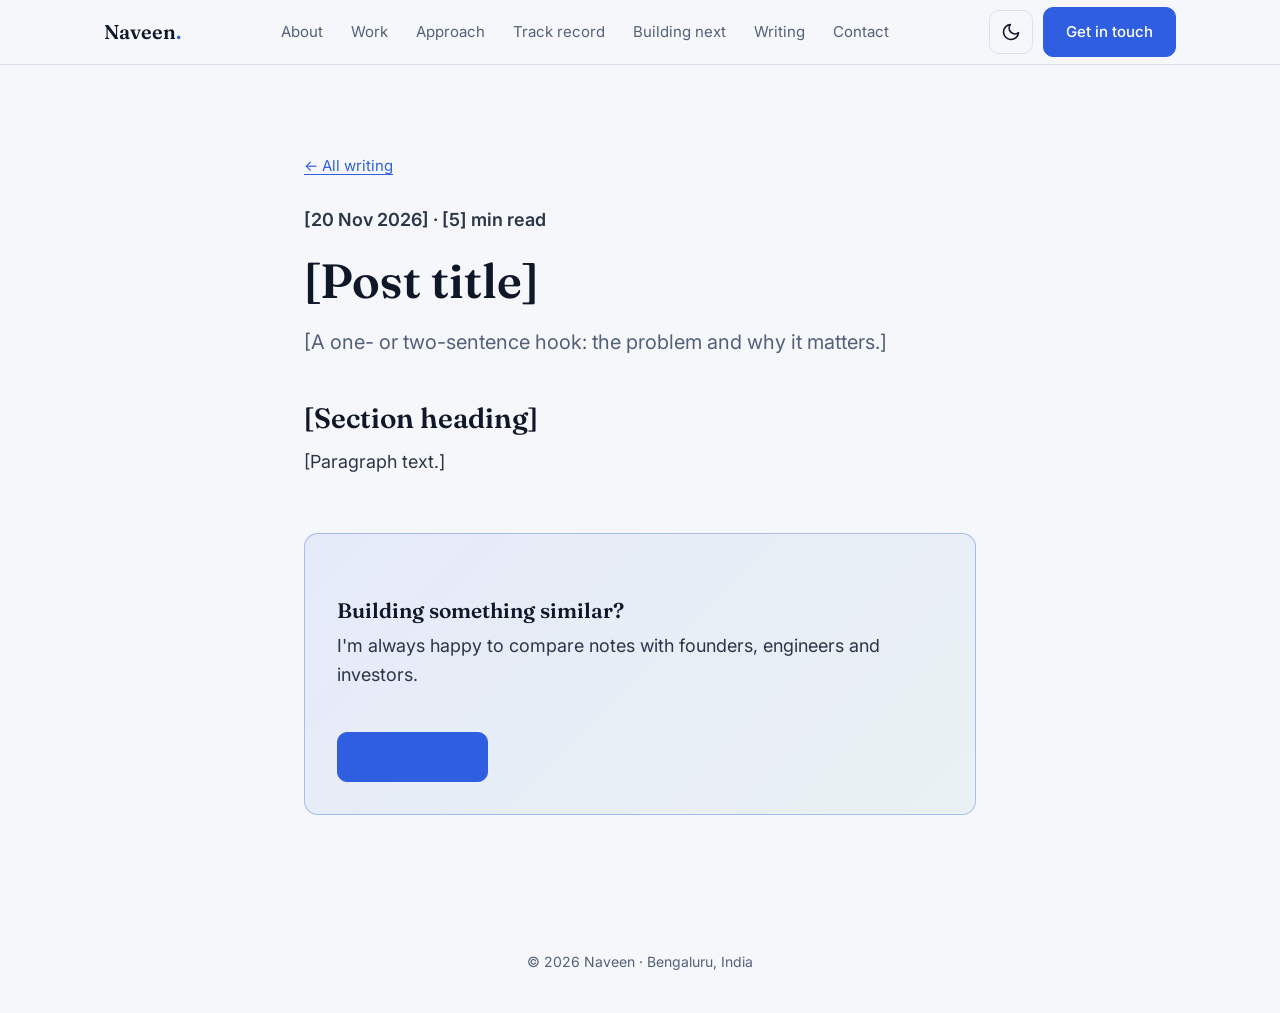
<file: blog/_post-template.html>
<!DOCTYPE html>
<!--
  POST TEMPLATE
  - Copy this file to blog/your-post-slug.html (no leading underscore).
    Files starting with "_" are not published by GitHub Pages, so this template stays private.
  - Replace everything in [SQUARE BRACKETS], including in the <head>.
  - Then add a card for the post in blog/index.html.
-->
<html lang="en">
<head>
  <meta charset="UTF-8" />
  <meta name="viewport" content="width=device-width, initial-scale=1.0" />
  <script>(function(){var t;try{t=localStorage.getItem("theme")}catch(e){}if(t!=="light"&&t!=="dark")t=matchMedia("(prefers-color-scheme: light)").matches?"light":"dark";document.documentElement.setAttribute("data-theme",t)})();</script>
  <title>[Post title] — Naveen Narayanan</title>
  <meta name="description" content="[One-sentence summary for Google and link previews]" />
  <meta property="og:title" content="[Post title]" />
  <meta property="og:description" content="[One-sentence summary]" />
  <meta property="og:type" content="article" />
  <meta property="og:url" content="https://naveenamai.dev/blog/[your-post-slug].html" />
  <meta property="og:image" content="https://naveenamai.dev/images/og-card.jpg" />
  <meta name="twitter:card" content="summary_large_image" />
  <link rel="canonical" href="https://naveenamai.dev/blog/[your-post-slug].html" />
  <link rel="icon" href="../favicon.svg" type="image/svg+xml" />
  <link rel="preconnect" href="https://fonts.googleapis.com" />
  <link rel="preconnect" href="https://fonts.gstatic.com" crossorigin />
  <link href="https://fonts.googleapis.com/css2?family=Fraunces:opsz,wght@9..144,500;9..144,600&family=Inter:wght@400;500;600&display=swap" rel="stylesheet" />
  <link rel="stylesheet" href="../css/site.css" />
</head>
<body>

  <nav>
    <div class="container">
      <a href="../index.html" class="logo">Naveen<span>.</span></a>
      <div class="nav-links" id="nav-links">
        <a href="../index.html#about">About</a>
        <a href="../index.html#work">Work</a>
        <a href="../index.html#approach">Approach</a>
        <a href="../index.html#track-record">Track record</a>
        <a href="../index.html#next">Building next</a>
        <a href="index.html">Writing</a>
        <a href="../index.html#contact">Contact</a>
      </div>
      <div class="nav-right">
        <button class="theme-btn" aria-label="Switch to light theme" title="Toggle dark/light theme"><svg class="sun" viewBox="0 0 24 24" fill="none" stroke="currentColor" stroke-width="2" stroke-linecap="round" aria-hidden="true"><circle cx="12" cy="12" r="4"/><path d="M12 2v2M12 20v2M4.9 4.9l1.4 1.4M17.7 17.7l1.4 1.4M2 12h2M20 12h2M4.9 19.1l1.4-1.4M17.7 6.3l1.4-1.4"/></svg><svg class="moon" viewBox="0 0 24 24" fill="none" stroke="currentColor" stroke-width="2" stroke-linecap="round" stroke-linejoin="round" aria-hidden="true"><path d="M21 12.8A9 9 0 1 1 11.2 3a7 7 0 0 0 9.8 9.8z"/></svg></button>
        <a href="../index.html#contact" class="btn btn-primary">Get in touch</a>
        <button class="menu-btn" aria-label="Open menu" aria-expanded="false" aria-controls="nav-links">☰</button>
      </div>
    </div>
  </nav>
  <script src="../js/site.js"></script>

  <article class="article">
    <a class="back" href="index.html">← All writing</a>
    <p class="post-meta"><time datetime="[2026-11-20]">[20 Nov 2026]</time> · [5] min read</p>
    <h1>[Post title]</h1>
    <p class="lede">[A one- or two-sentence hook: the problem and why it matters.]</p>

    <h2>[Section heading]</h2>
    <p>[Paragraph text.]</p>

    <!-- Available building blocks — delete what you don't use:

    <h3>Sub-heading</h3>
    <ul><li>Bullet point</li></ul>
    <blockquote>A pull quote or key takeaway.</blockquote>
    <img src="../images/your-image.webp" alt="Describe the image" />
    <pre><code>code sample</code></pre>
    <a href="https://example.com">a link</a>
    -->

    <div class="ask" style="margin-top: 56px">
      <div>
        <h3>Building something similar?</h3>
        <p>I'm always happy to compare notes with founders, engineers and investors.</p>
      </div>
      <a href="../index.html#contact" class="btn btn-primary">Get in touch →</a>
    </div>
  </article>

  <footer>
    <div class="container">© 2026 Naveen · Bengaluru, India</div>
  </footer>

</body>
</html>
</file>
<file: css/site.css>
/* ============ 1. DESIGN TOKENS ============
   Change colours here and the whole site follows. */
:root {
  --bg: #0b0f17;
  --surface: #121826;
  --surface-2: #182033;
  --border: #24304a;
  --text: #e7ebf3;
  --muted: #97a3ba;
  --accent: #5b8cff;      /* primary blue */
  --accent-2: #36d3a8;    /* success green for metrics */
  --accent-hover: #4677f0;
  --border-hover: #3a4a70;
  --nav-bg: rgba(11, 15, 23, .85);
  --tag-bg: rgba(91, 140, 255, .12);
  --ask-border: rgba(91, 140, 255, .45);
  --ask-bg: linear-gradient(135deg, rgba(91, 140, 255, .14), rgba(54, 211, 168, .06));
  --article-text: #c9d1e0;
  --radius: 14px;
  --max: 1120px;
  color-scheme: dark;
}

/* Light theme: set by js/site.js as <html data-theme="light"> */
:root[data-theme="light"] {
  --bg: #f6f7fb;
  --surface: #ffffff;
  --surface-2: #eef1f7;
  --border: #dbe1ec;
  --text: #0f1729;
  --muted: #536079;
  --accent: #2f5fe0;
  --accent-2: #0b8a69;
  --accent-hover: #244fc4;
  --border-hover: #aab6cf;
  --nav-bg: rgba(246, 247, 251, .85);
  --tag-bg: rgba(47, 95, 224, .1);
  --ask-border: rgba(47, 95, 224, .35);
  --ask-bg: linear-gradient(135deg, rgba(47, 95, 224, .08), rgba(11, 138, 105, .05));
  --article-text: #2b3548;
  color-scheme: light;
}
body { transition: background-color .25s, color .25s; }

/* ============ 2. BASE ============ */
* { box-sizing: border-box; margin: 0; padding: 0; }
html { scroll-behavior: smooth; }
body {
  font-family: "Inter", system-ui, sans-serif;
  background: var(--bg);
  color: var(--text);
  line-height: 1.6;
  -webkit-font-smoothing: antialiased;
}
h1, h2, h3 { font-family: "Fraunces", Georgia, serif; font-weight: 600; line-height: 1.15; }
a { color: inherit; text-decoration: none; }
.container { max-width: var(--max); margin: 0 auto; padding: 0 24px; }
section { padding: 96px 0; }
.eyebrow {
  font-size: 13px; font-weight: 600; letter-spacing: .12em;
  text-transform: uppercase; color: var(--accent); margin-bottom: 14px;
}
.section-title { font-size: clamp(28px, 4vw, 40px); margin-bottom: 16px; }
.section-lead { color: var(--muted); max-width: 640px; font-size: 18px; }

/* ============ 3. NAV ============ */
nav {
  position: sticky; top: 0; z-index: 10;
  background: var(--nav-bg); backdrop-filter: blur(10px);
  border-bottom: 1px solid var(--border);
}
nav .container { display: flex; align-items: center; justify-content: space-between; height: 64px; }
.logo { font-family: "Fraunces", serif; font-size: 20px; font-weight: 600; }
.logo span { color: var(--accent); }
.nav-links { display: flex; gap: 28px; font-size: 15px; color: var(--muted); }
.nav-links a:hover { color: var(--text); }
.nav-right { display: flex; align-items: center; gap: 10px; }
.menu-btn, .theme-btn {
  display: none; background: none; border: 1px solid var(--border); border-radius: 10px;
  color: var(--text); width: 44px; height: 44px; font-size: 20px; cursor: pointer;
}
.theme-btn { display: inline-flex; align-items: center; justify-content: center; }
.menu-btn:hover, .theme-btn:hover { border-color: var(--muted); }
.theme-btn svg { width: 20px; height: 20px; }
.theme-btn .moon { display: none; }
:root[data-theme="light"] .theme-btn .sun { display: none; }
:root[data-theme="light"] .theme-btn .moon { display: block; }

/* ============ 4. BUTTONS ============ */
.btn {
  display: inline-flex; align-items: center; gap: 8px;
  padding: 12px 22px; border-radius: 10px; font-weight: 500; font-size: 15px;
  border: 1px solid var(--border); transition: all .2s;
}
.btn-primary { background: var(--accent); border-color: var(--accent); color: #fff; }
.btn-primary:hover { background: var(--accent-hover); border-color: var(--accent-hover); }
.btn-ghost:hover { border-color: var(--muted); }

/* ============ 5. HERO ============ */
.hero { padding: 120px 0 80px; }
.hero h1 { font-size: clamp(40px, 6vw, 68px); max-width: 860px; margin-bottom: 24px; }
.hero h1 em { font-style: normal; color: var(--accent); }
.hero p { font-size: 20px; color: var(--muted); max-width: 640px; margin-bottom: 36px; }
.hero-cta { display: flex; gap: 12px; flex-wrap: wrap; }

/* ============ 6. METRICS STRIP ============ */
.metrics {
  display: grid; grid-template-columns: repeat(4, 1fr);
  border: 1px solid var(--border); border-radius: var(--radius);
  background: var(--surface); margin-top: 72px;
}
.metric { padding: 28px; border-right: 1px solid var(--border); }
.metric:last-child { border-right: none; }
.metric strong { display: block; font-family: "Fraunces", serif; font-size: 36px; color: var(--accent-2); }
.metric span { color: var(--muted); font-size: 14px; }

/* ============ 7. PROJECTS ============ */
.projects { display: grid; gap: 28px; margin-top: 56px; }
.project {
  display: grid; grid-template-columns: 1fr 1fr; gap: 40px;
  background: var(--surface); border: 1px solid var(--border);
  border-radius: var(--radius); padding: 40px;
  transition: border-color .2s;
}
.project:hover { border-color: var(--border-hover); }
.tag {
  display: inline-block; font-size: 12px; font-weight: 600;
  padding: 4px 10px; border-radius: 999px;
  background: var(--tag-bg); color: var(--accent); margin-bottom: 14px;
}
.project h3 { font-size: 30px; margin-bottom: 6px; }
.project .sub { color: var(--muted); margin-bottom: 20px; }
.project dl { display: grid; gap: 14px; }
.project dt { font-size: 12px; font-weight: 600; letter-spacing: .1em; text-transform: uppercase; color: var(--muted); }
.project dd { font-size: 15px; }
.kpis { display: flex; gap: 24px; flex-wrap: wrap; margin: 22px 0; }
.kpis div strong { display: block; font-family: "Fraunces", serif; font-size: 26px; color: var(--accent-2); }
.kpis div span { font-size: 13px; color: var(--muted); }
.stack { display: flex; flex-wrap: wrap; gap: 8px; margin: 18px 0 24px; }
.stack span {
  font-size: 13px; padding: 5px 10px; border-radius: 8px;
  background: var(--surface-2); border: 1px solid var(--border); color: var(--muted);
}
.links { display: flex; gap: 10px; flex-wrap: wrap; }
.links .btn { padding: 9px 16px; font-size: 14px; }
.note { font-size: 12px; color: var(--muted); margin-top: 16px; }

/* Project screenshot: spans both columns, framed like a browser window */
.shot {
  grid-column: 1 / -1;
  border: 1px solid var(--border); border-radius: 10px; overflow: hidden;
  background: var(--surface-2);
}
.shot .bar { display: flex; gap: 6px; padding: 10px 14px; border-bottom: 1px solid var(--border); }
.shot .bar i { width: 10px; height: 10px; border-radius: 50%; background: var(--border); }
.shot img { display: block; width: 100%; height: auto; }

/* ============ 8. CAPABILITIES ============ */
.caps { display: grid; grid-template-columns: repeat(3, 1fr); gap: 20px; margin-top: 48px; }
.cap { background: var(--surface); border: 1px solid var(--border); border-radius: var(--radius); padding: 28px; }
.cap h3 { font-size: 20px; margin-bottom: 10px; }
.cap p { color: var(--muted); font-size: 15px; }

/* ============ 8b. ABOUT ============ */
#about { padding: 88px 0 0; }
#about + .hero { padding-top: 88px; }
.about { display: grid; grid-template-columns: 240px 1fr; gap: 56px; align-items: center; }
.about img {
  width: 240px; height: 240px; border-radius: 50%; object-fit: cover;
  border: 3px solid var(--border);
}
.about dl { display: grid; gap: 20px; margin-top: 28px; }
.about dt { font-size: 12px; font-weight: 600; letter-spacing: .1em; text-transform: uppercase; color: var(--accent); }
.about dd { color: var(--muted); font-size: 17px; }

/* ============ 9. TIMELINE ============ */
.timeline { margin-top: 48px; border-left: 2px solid var(--border); padding-left: 28px; display: grid; gap: 32px; }
.t-item { position: relative; }
.t-item::before {
  content: ""; position: absolute; left: -36px; top: 7px;
  width: 14px; height: 14px; border-radius: 50%;
  background: var(--bg); border: 3px solid var(--accent);
}
.t-item time { font-size: 13px; color: var(--accent); font-weight: 600; }
.t-item h3 { font-size: 20px; margin: 4px 0; }
.t-item p { color: var(--muted); font-size: 15px; }

/* ============ 9b. BUILDING NEXT ============ */
.ask {
  display: flex; align-items: center; justify-content: space-between; gap: 24px; flex-wrap: wrap;
  margin-top: 28px; padding: 32px; border-radius: var(--radius);
  border: 1px solid var(--ask-border);
  background: var(--ask-bg);
}
.ask h3 { font-size: 24px; margin-bottom: 6px; }
.ask p { color: var(--muted); }

/* ============ 9c. BLOG ============ */
.page-head { padding: 96px 0 24px; }
.page-head h1 { font-size: clamp(36px, 5vw, 52px); margin-bottom: 16px; }
.posts { display: grid; gap: 20px; margin: 40px 0 96px; }
.post-card {
  display: block; background: var(--surface); border: 1px solid var(--border);
  border-radius: var(--radius); padding: 28px; transition: border-color .2s;
}
.post-card:hover { border-color: var(--border-hover); }
.post-card time, .post-meta { font-size: 13px; color: var(--accent); font-weight: 600; }
.post-card h2 { font-size: 24px; margin: 6px 0 8px; }
.post-card p { color: var(--muted); font-size: 15px; }
.empty { color: var(--muted); border: 1px dashed var(--border); border-radius: var(--radius); padding: 40px; text-align: center; }

.article { max-width: 720px; margin: 0 auto; padding: 88px 24px 96px; }
.article h1 { font-size: clamp(34px, 5vw, 48px); margin: 10px 0 18px; }
.article .lede { font-size: 20px; color: var(--muted); margin-bottom: 40px; }
.article h2 { font-size: 28px; margin: 44px 0 14px; }
.article h3 { font-size: 21px; margin: 32px 0 10px; }
.article p, .article li { font-size: 18px; color: var(--article-text); margin-bottom: 18px; }
.article ul, .article ol { padding-left: 24px; }
.article a { color: var(--accent); text-decoration: underline; text-underline-offset: 3px; }
.article blockquote { border-left: 3px solid var(--accent); padding-left: 20px; color: var(--muted); margin: 24px 0; }
.article img { max-width: 100%; border-radius: 10px; border: 1px solid var(--border); margin: 12px 0 24px; }
.article pre {
  background: var(--surface); border: 1px solid var(--border); border-radius: 10px;
  padding: 18px; overflow-x: auto; font-size: 14px; margin-bottom: 24px;
}
.article code { font-family: ui-monospace, Consolas, monospace; font-size: .9em; }
.back { display: inline-block; color: var(--muted); font-size: 15px; margin-bottom: 28px; }
.back:hover { color: var(--text); }

/* ============ 10. CONTACT + FOOTER ============ */
.contact {
  text-align: center; background: var(--surface); border: 1px solid var(--border);
  border-radius: var(--radius); padding: 72px 24px;
}
.contact p { color: var(--muted); max-width: 520px; margin: 0 auto 32px; font-size: 18px; }
.contact .hero-cta { justify-content: center; }
footer { padding: 40px 0; color: var(--muted); font-size: 14px; text-align: center; }

/* ============ 11. MOBILE ============ */
@media (max-width: 860px) {
  .menu-btn { display: inline-block; }
  .nav-links {
    display: none; position: absolute; top: 64px; left: 0; right: 0;
    flex-direction: column; gap: 0; background: var(--bg);
    border-bottom: 1px solid var(--border);
  }
  .nav-links a { padding: 14px 24px; border-top: 1px solid var(--border); }
  nav.open .nav-links { display: flex; }
  .metrics { grid-template-columns: repeat(2, 1fr); }
  .metric:nth-child(2) { border-right: none; }
  .metric:nth-child(-n+2) { border-bottom: 1px solid var(--border); }
  .project { grid-template-columns: 1fr; padding: 28px; gap: 24px; }
  .caps { grid-template-columns: 1fr; }
  .about { grid-template-columns: 1fr; gap: 32px; }
  .about img { width: 160px; height: 160px; }
  #about { padding-top: 56px; }
  #about + .hero { padding-top: 64px; }
  section { padding: 72px 0; }
  .nav-right { gap: 8px; }
  .nav-right .btn-primary { padding: 10px 14px; font-size: 14px; }
}
/* Very narrow phones: Contact is still in the menu, so drop the nav button to fit */
@media (max-width: 400px) {
  .nav-right .btn-primary { display: none; }
}
</file>
